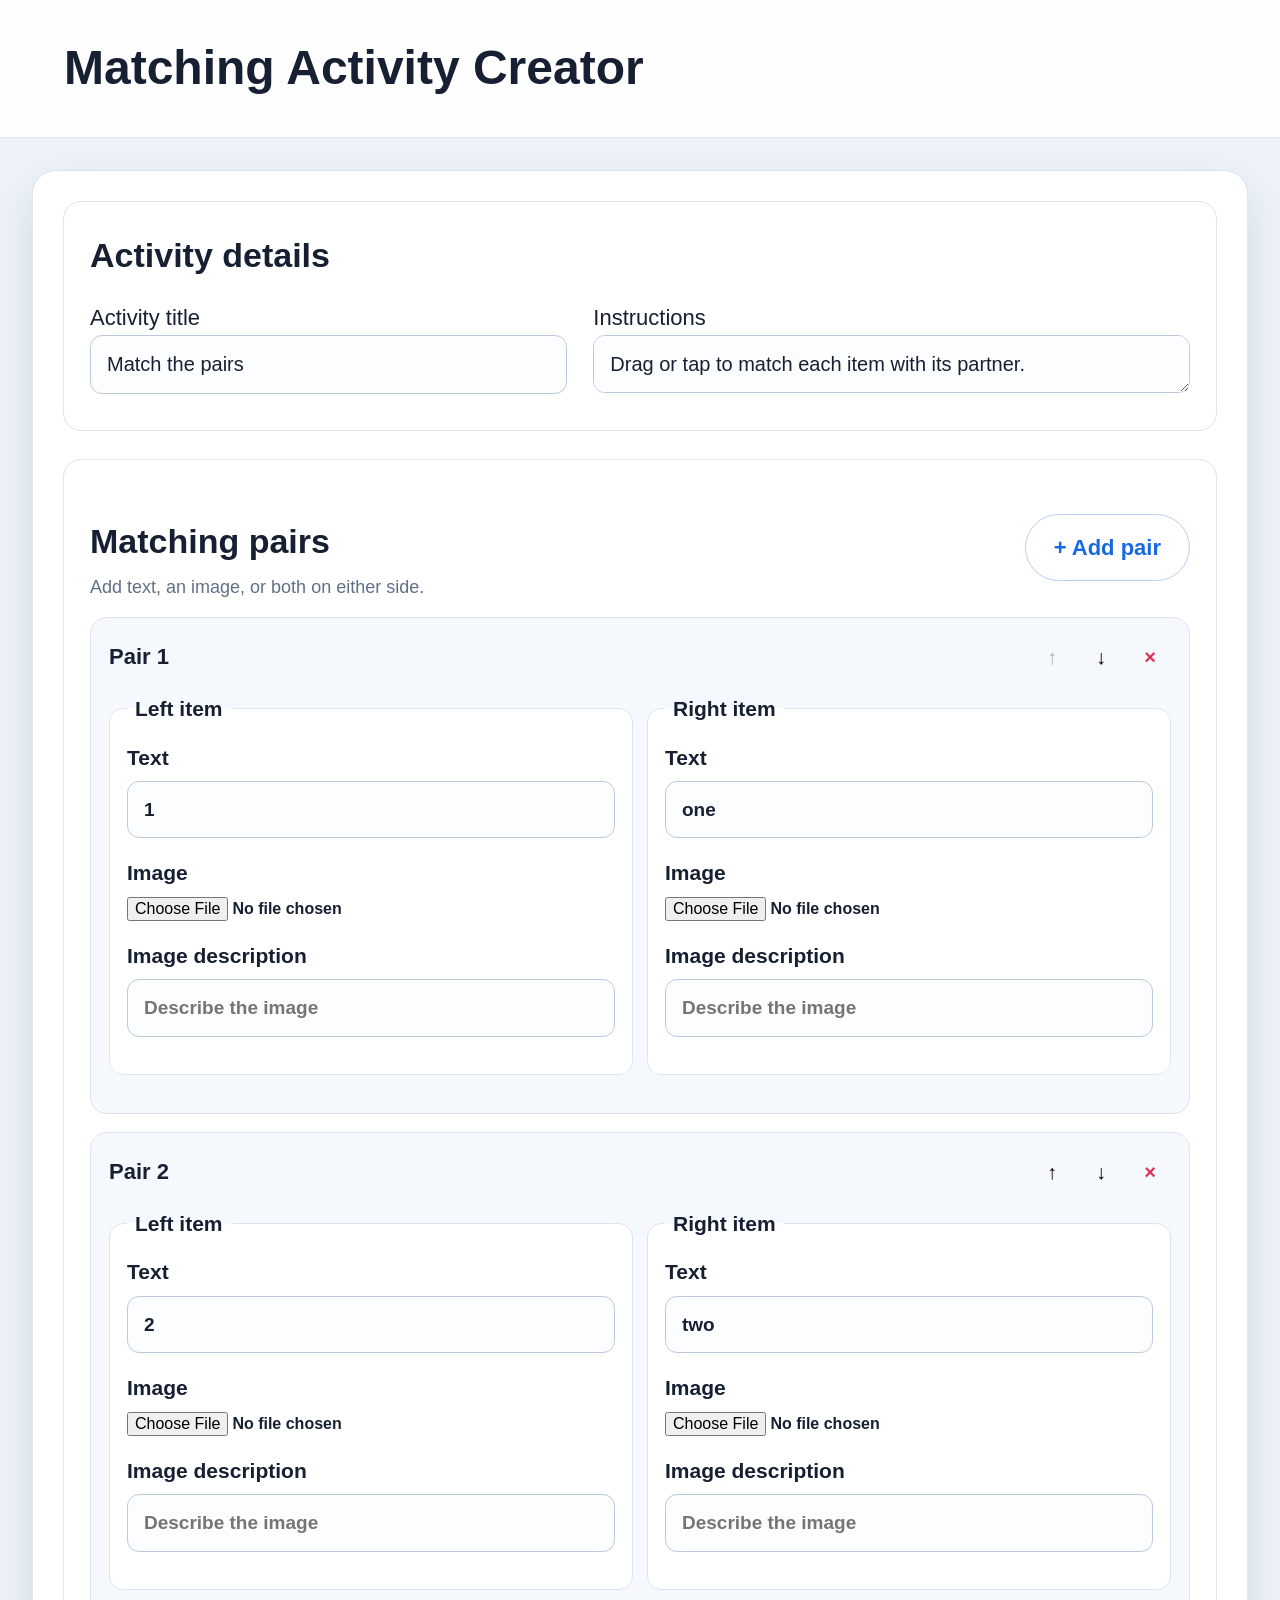
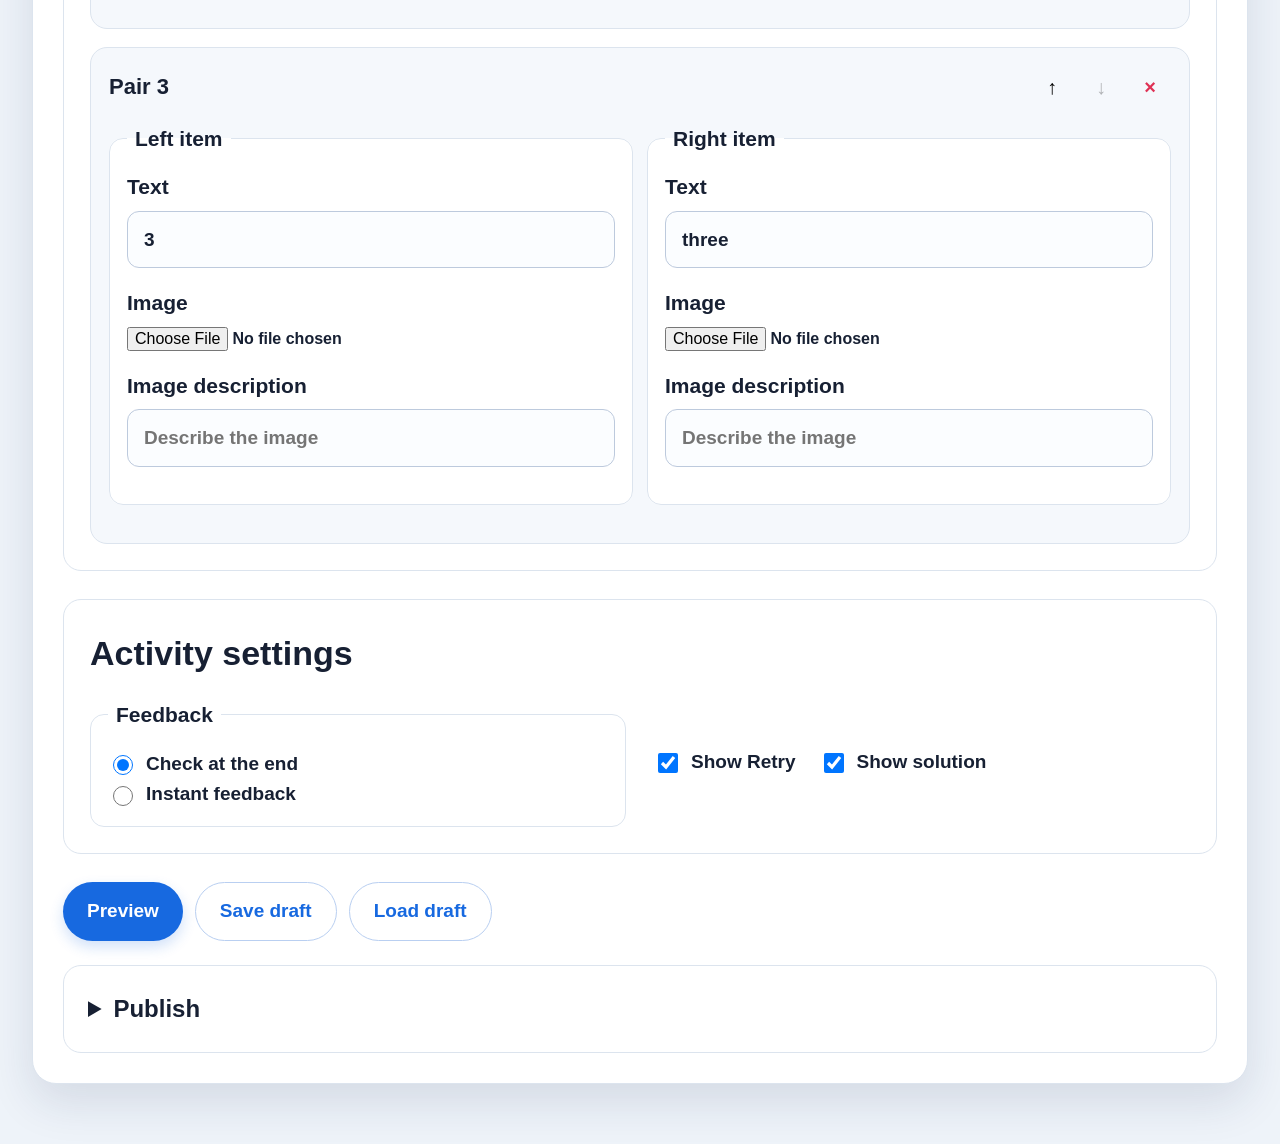
<file: index.html>
<!doctype html>
<html lang="en">
<head>
  <meta charset="utf-8">

  <meta
    name="viewport"
    content="width=device-width, initial-scale=1"
  >

  <meta
    name="description"
    content="Create interactive matching activities"
  >

  <title>Matching Activity Creator</title>

  <link rel="stylesheet" href="css/shared.css">
  <link rel="stylesheet" href="css/creator.css">
  <link rel="stylesheet" href="css/player.css">
</head>

<body>

  <header class="site-header">
    <div>
      <h1>Matching Activity Creator</h1>
    </div>

   
  </header>

  <main class="creator-layout">

    <section
      class="creator-panel"
      aria-labelledby="activityDetailsTitle"
    >

      <!-- Activity details -->

      <section class="creator-section">

        <h2 id="activityDetailsTitle">
          Activity details
        </h2>

        <label>
          Activity title

          <input
            id="activityTitle"
            type="text"
            value="Match the pairs"
          >
        </label>

        <label>
          Instructions

          <textarea
            id="instructions"
            rows="3"
          >Drag or tap to match each item with its partner.</textarea>
        </label>

      </section>


      <!-- Matching pairs -->

      <section class="creator-section">

        <div class="section-heading">

          <div>
            <h2>Matching pairs</h2>

            <p>
              Add text, an image, or both on either side.
            </p>
          </div>

          <button
            id="addPair"
            class="button button-secondary"
            type="button"
          >
            + Add pair
          </button>

        </div>

        <div
          id="pairList"
          class="pair-list"
        ></div>

      </section>


      <!-- Activity settings -->

      <section
        class="creator-section settings-section"
        aria-labelledby="settingsTitle"
      >

        <h2 id="settingsTitle">
          Activity settings
        </h2>

        <fieldset>

          <legend>Feedback</legend>

          <label class="inline">

            <input
              type="radio"
              name="feedbackMode"
              value="check"
              checked
            >

            Check at the end

          </label>

          <label class="inline">

            <input
              type="radio"
              name="feedbackMode"
              value="instant"
            >

            Instant feedback

          </label>

        </fieldset>

        <div class="toggle-grid">

          <label class="inline">

            <input
              id="allowRetry"
              type="checkbox"
              checked
            >

            Show Retry

          </label>

          <label class="inline">

            <input
              id="allowSolution"
              type="checkbox"
              checked
            >

            Show solution

          </label>

        </div>

      </section>


      <!-- Main actions -->

      <div class="creator-actions">

        <button
          id="previewButton"
          class="button"
          type="button"
        >
          Preview
        </button>

        <button
          id="saveDraft"
          class="button button-secondary"
          type="button"
        >
          Save draft
        </button>

        <button
          id="loadDraft"
          class="button button-secondary"
          type="button"
        >
          Load draft
        </button>

      </div>


      <!-- Publish -->

      <details class="export-panel">

        <summary>
          Publish
        </summary>

        <p class="notice">
          Download, share or embed your matching activity.
        </p>

        <div class="export-grid">

          <button
            id="downloadHtml"
            class="button"
            type="button"
          >
            Download HTML
          </button>

          <button
            id="downloadJson"
            class="button button-secondary"
            type="button"
          >
            Download JSON
          </button>

          <label class="button button-secondary file-button">

            Import JSON

            <input
              id="importJson"
              type="file"
              accept="application/json,.json"
              hidden
            >

          </label>

          <button
            id="makeLink"
            class="button button-secondary"
            type="button"
          >
            Create share link
          </button>

        </div>

        <label>
          Shareable link

          <textarea
            id="shareLink"
            rows="3"
            readonly
          ></textarea>
        </label>

        <label>
          Embed code

          <textarea
            id="embedCode"
            rows="4"
            readonly
          ></textarea>
        </label>

        <div class="qr-wrap">

          <img
            id="qrImage"
            alt="QR code for the activity"
            hidden
          >

          <p
            id="shareNotice"
            class="notice"
          ></p>

        </div>

      </details>

    </section>

  </main>


  <!-- Preview modal -->

  <div
    id="previewModal"
    class="preview-modal"
    role="dialog"
    aria-modal="true"
    aria-labelledby="previewTitle"
    hidden
  >

    <div
      id="previewBackdrop"
      class="preview-backdrop"
    ></div>

    <section class="preview-dialog">

      <header class="preview-dialog-header">

        <div>

          <p class="eyebrow">
            Learner view
          </p>

          <h2 id="previewTitle">
            Activity preview
          </h2>

        </div>

        <button
          id="closePreview"
          class="preview-close"
          type="button"
          aria-label="Close preview"
        >
          ×
        </button>

      </header>

      <div class="preview-dialog-body">

        <div
          id="previewRoot"
          class="activity-card"
        ></div>

      </div>

      <footer class="preview-dialog-footer">

        <button
          id="closePreviewButton"
          class="button button-secondary"
          type="button"
        >
          Close preview
        </button>

      </footer>

    </section>

  </div>


  <!-- Matching pair template -->

  <template id="pairTemplate">

    <article
      class="pair-editor"
    >

      <div class="pair-editor-top">



        <strong class="pair-number"></strong>

        <div class="pair-editor-buttons">

          <button
            class="move-up icon-button"
            type="button"
            aria-label="Move pair up"
          >
            ↑
          </button>

          <button
            class="move-down icon-button"
            type="button"
            aria-label="Move pair down"
          >
            ↓
          </button>

          <button
            class="delete-pair icon-button danger"
            type="button"
            aria-label="Delete pair"
          >
            ×
          </button>

        </div>

      </div>

      <div class="pair-sides">

        <fieldset class="side-editor">

          <legend>Left item</legend>

          <label>
            Text

            <input
              class="left-text"
              type="text"
            >
          </label>

<label>
  Image

  <input
    class="left-image"
    type="file"
    accept="image/*"
  >
</label>
</label>

          <label>
            Image description

            <input
              class="left-alt"
              type="text"
              placeholder="Describe the image"
            >
          </label>

          <img
            class="left-preview image-preview"
            alt=""
            hidden
          >

          <button
            class="remove-left-image text-button"
            type="button"
            hidden
          >
            Remove image
          </button>

        </fieldset>


        <fieldset class="side-editor">

          <legend>Right item</legend>

          <label>
            Text

            <input
              class="right-text"
              type="text"
            >
          </label>

<label>
  Image

  <input
    class="right-image"
    type="file"
    accept="image/*"
  >
</label>
</label>

          <label>
            Image description

            <input
              class="right-alt"
              type="text"
              placeholder="Describe the image"
            >
          </label>

          <img
            class="right-preview image-preview"
            alt=""
            hidden
          >

          <button
            class="remove-right-image text-button"
            type="button"
            hidden
          >
            Remove image
          </button>

        </fieldset>

      </div>

    </article>

  </template>


  <script src="js/matching-engine.js"></script>
  <script src="js/player.js"></script>
  <script src="js/storage.js"></script>
  <script src="js/export.js"></script>
  <script src="js/creator.js"></script>

</body>
</html>
</file>
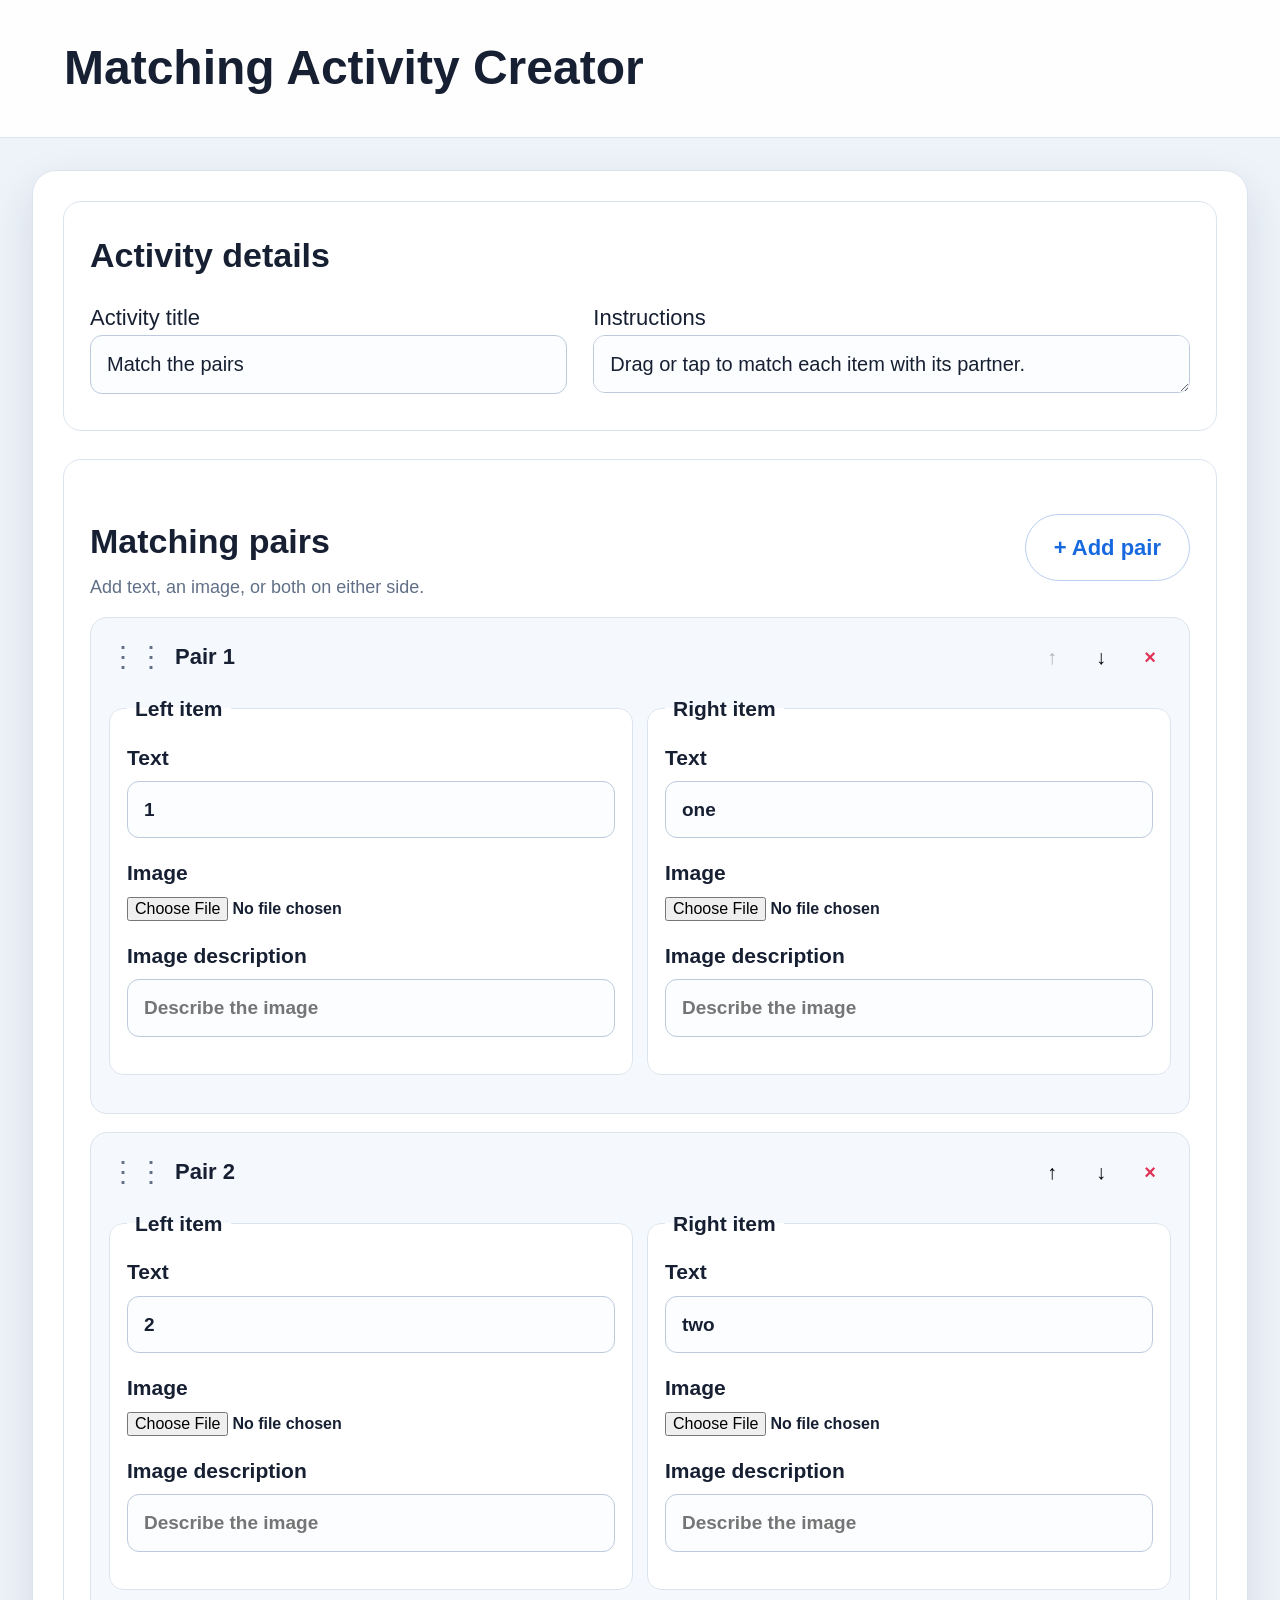
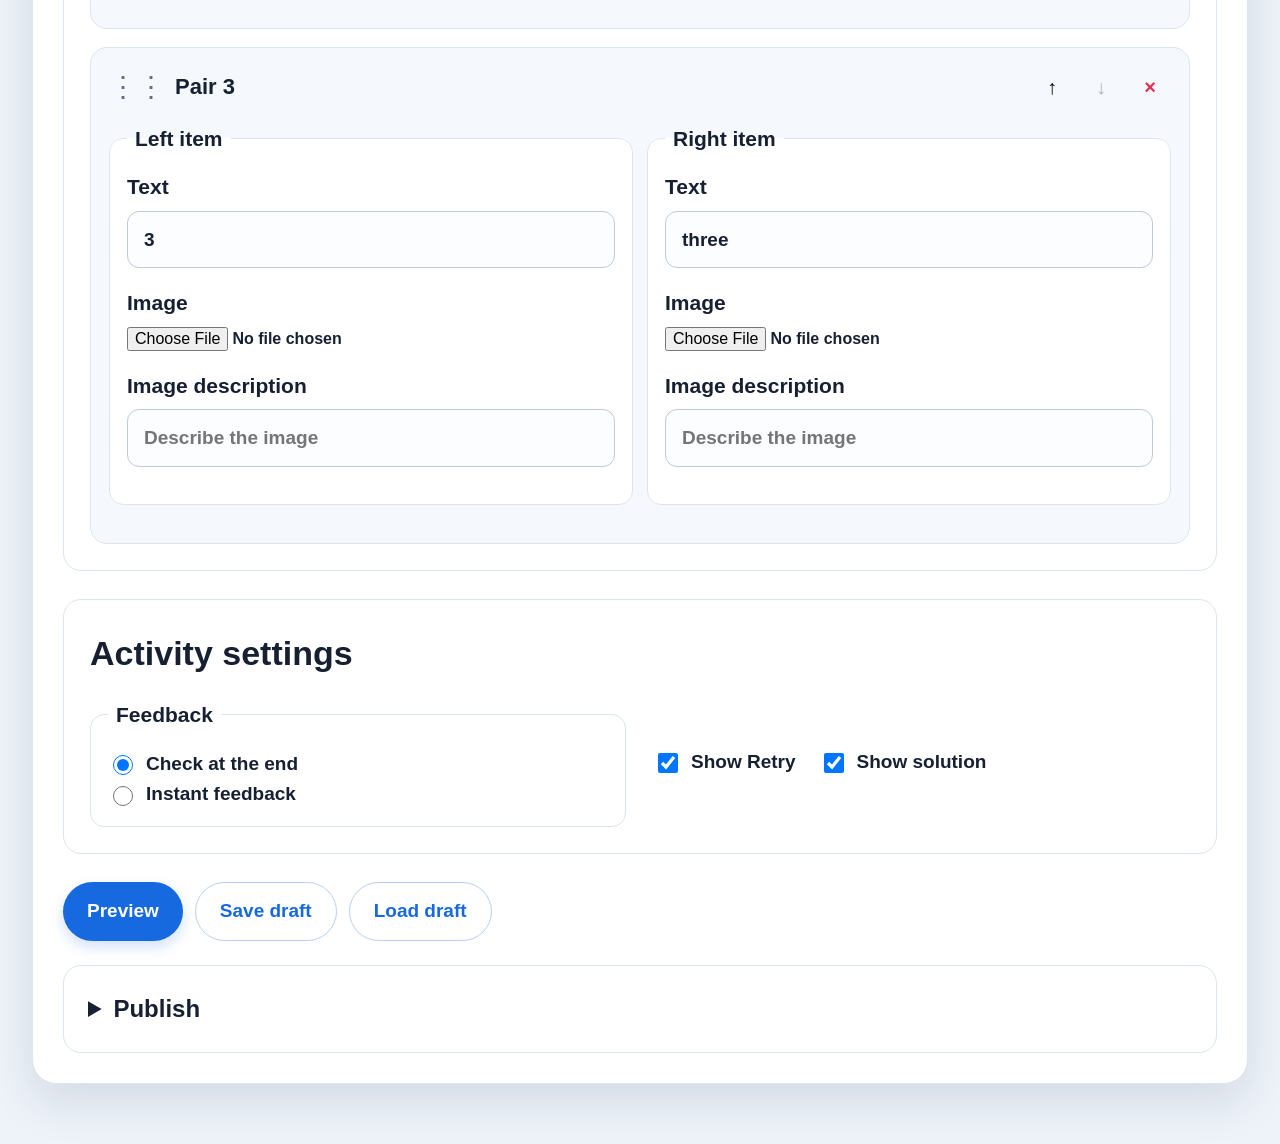
<file: creator.html>
<!doctype html>
<html lang="en">
<head>
  <meta charset="utf-8">

  <meta
    name="viewport"
    content="width=device-width, initial-scale=1"
  >

  <meta
    name="description"
    content="Create interactive matching activities"
  >

  <title>Matching Activity Creator</title>

  <link rel="stylesheet" href="css/shared.css">
  <link rel="stylesheet" href="css/creator.css">
  <link rel="stylesheet" href="css/player.css">
</head>

<body>

  <header class="site-header">
    <div>
      <h1>Matching Activity Creator</h1>
    </div>

   
  </header>

  <main class="creator-layout">

    <section
      class="creator-panel"
      aria-labelledby="activityDetailsTitle"
    >

      <!-- Activity details -->

      <section class="creator-section">

        <h2 id="activityDetailsTitle">
          Activity details
        </h2>

        <label>
          Activity title

          <input
            id="activityTitle"
            type="text"
            value="Match the pairs"
          >
        </label>

        <label>
          Instructions

          <textarea
            id="instructions"
            rows="3"
          >Drag or tap to match each item with its partner.</textarea>
        </label>

      </section>


      <!-- Matching pairs -->

      <section class="creator-section">

        <div class="section-heading">

          <div>
            <h2>Matching pairs</h2>

            <p>
              Add text, an image, or both on either side.
            </p>
          </div>

          <button
            id="addPair"
            class="button button-secondary"
            type="button"
          >
            + Add pair
          </button>

        </div>

        <div
          id="pairList"
          class="pair-list"
        ></div>

      </section>


      <!-- Activity settings -->

      <section
        class="creator-section settings-section"
        aria-labelledby="settingsTitle"
      >

        <h2 id="settingsTitle">
          Activity settings
        </h2>

        <fieldset>

          <legend>Feedback</legend>

          <label class="inline">

            <input
              type="radio"
              name="feedbackMode"
              value="check"
              checked
            >

            Check at the end

          </label>

          <label class="inline">

            <input
              type="radio"
              name="feedbackMode"
              value="instant"
            >

            Instant feedback

          </label>

        </fieldset>

        <div class="toggle-grid">

          <label class="inline">

            <input
              id="allowRetry"
              type="checkbox"
              checked
            >

            Show Retry

          </label>

          <label class="inline">

            <input
              id="allowSolution"
              type="checkbox"
              checked
            >

            Show solution

          </label>

        </div>

      </section>


      <!-- Main actions -->

      <div class="creator-actions">

        <button
          id="previewButton"
          class="button"
          type="button"
        >
          Preview
        </button>

        <button
          id="saveDraft"
          class="button button-secondary"
          type="button"
        >
          Save draft
        </button>

        <button
          id="loadDraft"
          class="button button-secondary"
          type="button"
        >
          Load draft
        </button>

      </div>


      <!-- Publish -->

      <details class="export-panel">

        <summary>
          Publish
        </summary>

        <p class="notice">
          Download, share or embed your matching activity.
        </p>

        <div class="export-grid">

          <button
            id="downloadHtml"
            class="button"
            type="button"
          >
            Download HTML
          </button>

          <button
            id="downloadJson"
            class="button button-secondary"
            type="button"
          >
            Download JSON
          </button>

          <label class="button button-secondary file-button">

            Import JSON

            <input
              id="importJson"
              type="file"
              accept="application/json,.json"
              hidden
            >

          </label>

          <button
            id="makeLink"
            class="button button-secondary"
            type="button"
          >
            Create share link
          </button>

        </div>

        <label>
          Shareable link

          <textarea
            id="shareLink"
            rows="3"
            readonly
          ></textarea>
        </label>

        <label>
          Embed code

          <textarea
            id="embedCode"
            rows="4"
            readonly
          ></textarea>
        </label>

        <div class="qr-wrap">

          <img
            id="qrImage"
            alt="QR code for the activity"
            hidden
          >

          <p
            id="shareNotice"
            class="notice"
          ></p>

        </div>

      </details>

    </section>

  </main>


  <!-- Preview modal -->

  <div
    id="previewModal"
    class="preview-modal"
    role="dialog"
    aria-modal="true"
    aria-labelledby="previewTitle"
    hidden
  >

    <div
      id="previewBackdrop"
      class="preview-backdrop"
    ></div>

    <section class="preview-dialog">

      <header class="preview-dialog-header">

        <div>

          <p class="eyebrow">
            Learner view
          </p>

          <h2 id="previewTitle">
            Activity preview
          </h2>

        </div>

        <button
          id="closePreview"
          class="preview-close"
          type="button"
          aria-label="Close preview"
        >
          ×
        </button>

      </header>

      <div class="preview-dialog-body">

        <div
          id="previewRoot"
          class="activity-card"
        ></div>

      </div>

      <footer class="preview-dialog-footer">

        <button
          id="closePreviewButton"
          class="button button-secondary"
          type="button"
        >
          Close preview
        </button>

      </footer>

    </section>

  </div>


  <!-- Matching pair template -->

  <template id="pairTemplate">

    <article
      class="pair-editor"
      draggable="true"
    >

      <div class="pair-editor-top">

        <span
          class="drag-handle"
          aria-hidden="true"
        >
          ⋮⋮
        </span>

        <strong class="pair-number"></strong>

        <div class="pair-editor-buttons">

          <button
            class="move-up icon-button"
            type="button"
            aria-label="Move pair up"
          >
            ↑
          </button>

          <button
            class="move-down icon-button"
            type="button"
            aria-label="Move pair down"
          >
            ↓
          </button>

          <button
            class="delete-pair icon-button danger"
            type="button"
            aria-label="Delete pair"
          >
            ×
          </button>

        </div>

      </div>

      <div class="pair-sides">

        <fieldset class="side-editor">

          <legend>Left item</legend>

          <label>
            Text

            <input
              class="left-text"
              type="text"
            >
          </label>

          <label>
            Image

            <input
              class="left-image"
              type="file"
              accept="image/*"
            >
          </label>

          <label>
            Image description

            <input
              class="left-alt"
              type="text"
              placeholder="Describe the image"
            >
          </label>

          <img
            class="left-preview image-preview"
            alt=""
            hidden
          >

          <button
            class="remove-left-image text-button"
            type="button"
            hidden
          >
            Remove image
          </button>

        </fieldset>


        <fieldset class="side-editor">

          <legend>Right item</legend>

          <label>
            Text

            <input
              class="right-text"
              type="text"
            >
          </label>

          <label>
            Image

            <input
              class="right-image"
              type="file"
              accept="image/*"
            >
          </label>

          <label>
            Image description

            <input
              class="right-alt"
              type="text"
              placeholder="Describe the image"
            >
          </label>

          <img
            class="right-preview image-preview"
            alt=""
            hidden
          >

          <button
            class="remove-right-image text-button"
            type="button"
            hidden
          >
            Remove image
          </button>

        </fieldset>

      </div>

    </article>

  </template>


  <script src="js/matching-engine.js"></script>
  <script src="js/player.js"></script>
  <script src="js/storage.js"></script>
  <script src="js/export.js"></script>
  <script src="js/creator.js"></script>

</body>
</html>
</file>
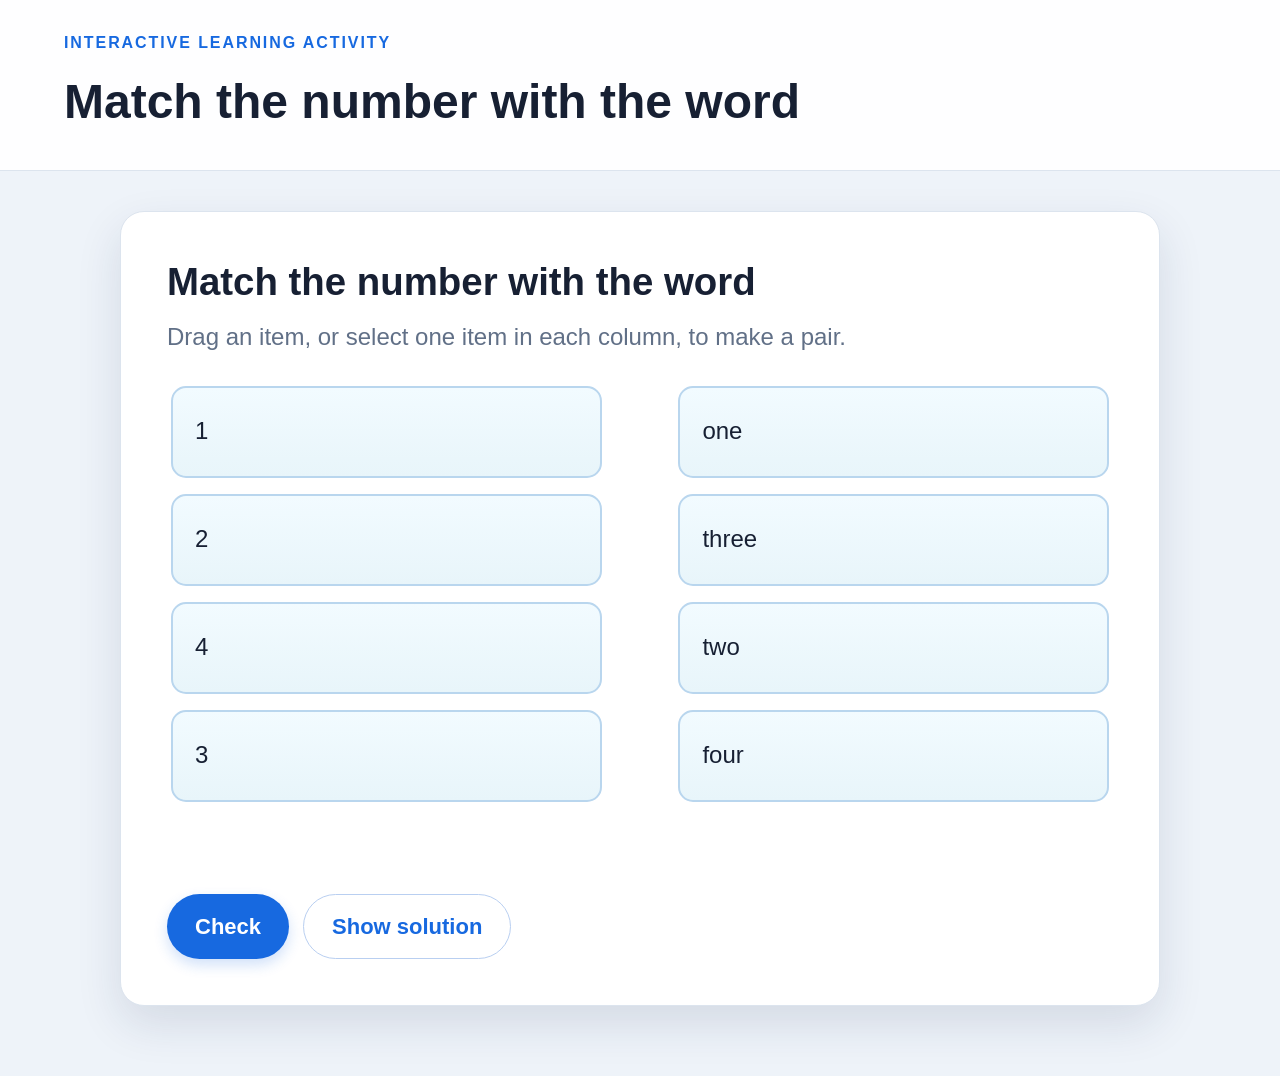
<file: player.html>
<!doctype html>
<html lang="en">
<head>
  <meta charset="utf-8">
  <meta name="viewport" content="width=device-width, initial-scale=1">
  <meta name="description" content="Interactive matching activity">

  <title>Matching Activity</title>

  <link rel="stylesheet" href="css/shared.css">
  <link rel="stylesheet" href="css/player.css">
</head>

<body>

  <header class="site-header">
    <div>
      <p class="eyebrow">Interactive learning activity</p>
      <h1 id="pageTitle">Matching Activity</h1>
    </div>
  </header>

  <main class="page-shell">
    <div
      id="activityRoot"
      class="activity-card"
      aria-live="polite"
    ></div>
  </main>

  <script src="js/matching-engine.js"></script>
  <script src="js/player.js"></script>

</body>
</html>
</file>
<file: css/shared.css>
:root {
  --ink: #172033;
  --muted: #617087;
  --line: #dce4ee;
  --surface: #ffffff;
  --soft: #f5f8fc;
  --brand: #1769e0;
  --brand-dark: #0f52b7;
  --success: #159a78;
  --danger: #df3154;
  --shadow: 0 18px 45px rgba(26, 45, 80, 0.12);

  font-family: "Century Gothic", Arial, sans-serif;
  color: var(--ink);
  background: #eef3f9;
}

* {
  box-sizing: border-box;
}

body {
  margin: 0;
  min-height: 100vh;
  font-family: "Century Gothic", Arial, sans-serif;
  font-size: 22px;
  line-height: 1.6;
  color: var(--ink);
  background: #eef3f9;
}

button,
input,
textarea {
  font: inherit;
}

button {
  cursor: pointer;
}

.site-header {
  display: flex;
  align-items: center;
  justify-content: space-between;
  gap: 24px;
  padding: 30px clamp(24px, 5vw, 72px);
  background: rgba(255, 255, 255, 0.9);
  border-bottom: 1px solid var(--line);
  backdrop-filter: blur(12px);
}

h1,
h2,
p {
  margin-top: 0;
}

h1 {
  margin-bottom: 0;
  font-size: clamp(2.2rem, 4vw, 3rem);   /* about 48px on desktop */
  font-weight: 700;
}

h2 {
  margin-bottom: 16px;
  font-size: 34px;
}

.eyebrow {
  margin-bottom: 8px;
  color: var(--brand);
  font-weight: 700;
  text-transform: uppercase;
  letter-spacing: 0.12em;
  font-size: 16px;
}

.button {
  display: inline-flex;
  align-items: center;
  justify-content: center;

  border: 0;
  border-radius: 999px;

  background: var(--brand);
  color: white;

  padding: 15px 28px;
  font-size: 22px;
  font-weight: 700;

  text-decoration: none;
  box-shadow: 0 6px 14px rgba(23, 105, 224, 0.2);
}

.button:hover {
  background: var(--brand-dark);
}

.button:focus-visible,
.match-item:focus-visible,
input:focus-visible,
textarea:focus-visible,
summary:focus-visible {
  outline: 4px solid rgba(23, 105, 224, 0.25);
  outline-offset: 2px;
}

.button-secondary {
  background: white;
  color: var(--brand);
  border: 1px solid #b9cff1;
  box-shadow: none;
}

.button-secondary:hover {
  background: #edf4ff;
}

.page-shell {
  width: min(1040px, calc(100% - 32px));
  margin: 40px auto 70px;
}

.activity-card,
.creator-panel,
.preview-panel {
  background: var(--surface);
  border: 1px solid var(--line);
  border-radius: 24px;
  box-shadow: var(--shadow);
}

.notice {
  color: var(--muted);
  font-size: 18px;
}

.danger {
  color: var(--danger);
}

@media (max-width: 640px) {

  body {
    font-size: 20px;
  }

  .site-header {
    flex-direction: column;
    align-items: flex-start;
    padding: 20px;
  }

  .site-header .button {
    width: 100%;
  }

  h1 {
    font-size: 38px;
  }

  h2 {
    font-size: 28px;
  }

  .button {
    font-size: 20px;
  }

  .page-shell {
    width: min(calc(100% - 20px), 1040px);
    margin-top: 16px;
  }
}
</file>
<file: css/creator.css>
.creator-layout {
  display: block;
  width: calc(100% - 64px);
  max-width: 1600px;
  margin: 32px auto 60px;
}

.creator-panel,
.preview-panel {
  padding: 32px;
}

.preview-panel {
  position: sticky;
  top: 18px;
}
.site-header {
  justify-content: flex-start;
}
/* Main labels */

.creator-panel > label,
.export-panel label,
.side-editor label {
  display: grid;
  gap: 9px;

  margin-bottom: 20px;

  font-family: "Century Gothic", Arial, sans-serif;
  font-size: 21px;
  font-weight: 700;
  line-height: 1.4;
}

/* Text inputs and text areas */

.creator-panel input[type="text"],
.creator-panel textarea {
  width: 100%;

  border: 1px solid #bdcadd;
  border-radius: 12px;

  padding: 14px 16px;

  background: #fbfdff;
  color: var(--ink);

  font-family: "Century Gothic", Arial, sans-serif;
  font-size: 20px;
  line-height: 1.45;
}

.creator-panel textarea {
  resize: vertical;
  min-height: 110px;
}

/* Fieldsets */

.creator-panel fieldset {
  margin: 0 0 20px;
  padding: 17px;

  border: 1px solid var(--line);
  border-radius: 14px;
}

.creator-panel legend {
  padding: 0 8px;

  font-family: "Century Gothic", Arial, sans-serif;
  font-size: 21px;
  font-weight: 800;
}

/* Radio and checkbox rows */

.inline {
  display: flex !important;
  align-items: center;
  gap: 10px;

  margin: 0 !important;

  font-size: 19px !important;
  font-weight: 650 !important;
}

.inline input[type="radio"],
.inline input[type="checkbox"] {
  width: 20px;
  height: 20px;
}

/* Settings toggles */

.toggle-grid {
  display: flex;
  gap: 24px;

  margin-bottom: 26px;
}

/* Section heading */

.section-heading {
  display: flex;
  align-items: flex-start;
  justify-content: space-between;
  gap: 18px;

  margin: 28px 0 16px;
}

.section-heading h2,
.section-heading h3 {
  margin-bottom: 6px;
}

.section-heading p {
  margin-bottom: 0;

  color: var(--muted);

  font-size: 18px;
  line-height: 1.5;
}

/* Pair list */

.pair-list {
  display: grid;
  gap: 18px;
}

.pair-editor {
  padding: 18px;

  border: 1px solid var(--line);
  border-radius: 17px;

  background: var(--soft);
}

.pair-editor.dragging {
  opacity: 0.5;
}

.pair-editor-top {
  display: flex;
  align-items: center;
  gap: 10px;

  margin-bottom: 14px;
}

.drag-handle {
  color: var(--muted);

  font-size: 28px;
  line-height: 1;
}

.pair-editor-buttons {
  display: flex;
  gap: 7px;

  margin-left: auto;
}

/* Buttons */

.icon-button,
.text-button {
  border: 0;
  background: transparent;

  font-family: "Century Gothic", Arial, sans-serif;
  font-weight: 800;
}

.icon-button {
  width: 42px;
  height: 42px;

  border-radius: 10px;

  font-size: 20px;
}

.icon-button:hover {
  background: #e4ebf4;
}

.text-button {
  padding: 0;

  color: var(--brand);

  font-size: 18px;
}
.text-button {
  margin-top: 10px;

  padding: 0;

  border: 0;

  background: none;

  color: #d43b3b;

  font-weight: 600;

  cursor: pointer;
}

.text-button:hover {
  text-decoration: underline;
}

/* Pair sides */

.pair-sides {
  display: grid;
  grid-template-columns: 1fr 1fr;
  gap: 14px;
}

.side-editor {
  padding: 16px;

  border-radius: 14px;

  background: #ffffff;
}

.side-editor input[type="text"] {
  font-size: 19px;
}

.side-editor input[type="file"] {
  max-width: 100%;

  font-family: "Century Gothic", Arial, sans-serif;
  font-size: 16px;
}

/* Image preview */

.image-preview {
  width: 100%;
  height: 140px;

  margin-bottom: 10px;

  object-fit: cover;

  border-radius: 10px;
}
/* Main creator actions */

.creator-actions,
.export-grid {
  display: flex;
  flex-wrap: wrap;
  gap: 12px;

  margin-top: 24px;
}

.creator-actions .button,
.export-grid .button {
  min-height: 54px;
  padding: 13px 24px;

  font-size: 19px;
}

/* Export area */

.export-panel {
  margin-top: 28px;
  padding-top: 22px;

  border-top: 1px solid var(--line);
}

.export-panel summary {
  cursor: pointer;

  font-family: "Century Gothic", Arial, sans-serif;
  font-size: 24px;
  font-weight: 800;
}

.export-panel[open] summary {
  margin-bottom: 20px;
}

.export-panel input[type="text"],
.export-panel textarea {
  font-size: 18px;
}

/* QR code */

.qr-wrap {
  text-align: center;
}

.qr-wrap img {
  width: 230px;
  max-width: 100%;

  padding: 12px;

  border: 1px solid var(--line);
  border-radius: 12px;

  background: #ffffff;
}

/* Custom file button */

.file-button {
  cursor: pointer;
}

.file-button input {
  display: none;
}

/* Tablet */

@media (max-width: 1050px) {
  .creator-layout {
    grid-template-columns: 1fr;
  }

  .preview-panel {
    position: static;
  }
}

/* Smartphone */

@media (max-width: 620px) {
  .creator-layout {
    width: calc(100% - 16px);
    margin-top: 12px;
  }

  .creator-panel,
  .preview-panel {
    padding: 18px;
    border-radius: 18px;
  }

  .creator-panel > label,
  .export-panel label,
  .side-editor label {
    font-size: 18px;
  }

  .creator-panel input[type="text"],
  .creator-panel textarea {
    padding: 12px;
    font-size: 18px;
  }

  .creator-panel legend {
    font-size: 19px;
  }

  .inline {
    font-size: 17px !important;
  }

  .pair-sides {
    grid-template-columns: 1fr;
  }

  .toggle-grid {
    flex-direction: column;
    gap: 12px;
  }

  .section-heading {
    flex-direction: column;
  }

  .section-heading p {
    font-size: 17px;
  }

  .pair-editor {
    padding: 14px;
  }

  .side-editor {
    padding: 13px;
  }

  .creator-actions .button,
  .export-grid .button {
    flex: 1 1 150px;
    font-size: 17px;
  }

  .export-panel summary {
    font-size: 21px;
  }
}
/* =====================================================
   FULL-WIDTH CREATOR LAYOUT
   Keep this section at the bottom of creator.css
   ===================================================== */

.creator-layout {
  display: block;
  width: calc(100% - 64px);
  max-width: 1600px;
  margin: 32px auto 60px;
}

.creator-panel {
  width: 100%;
  max-width: none;
  padding: 30px;
}

.preview-panel {
  display: none;
}

/* Each main creator section */

.creator-section {
  width: 100%;
  margin-bottom: 28px;
  padding: 26px;

  border: 1px solid var(--line);
  border-radius: 18px;

  background: #ffffff;
}

/* Activity title and instructions side by side */

.creator-section:first-child {
  display: grid;
  grid-template-columns: minmax(280px, 1fr) minmax(400px, 1.25fr);
  gap: 18px 26px;
}

.creator-section:first-child h2 {
  grid-column: 1 / -1;
  margin: 0;
}

.creator-section:first-child label {
  margin-bottom: 0;
}

.creator-section:first-child textarea {
  min-height: 58px;
  height: 58px;
}

/* Matching-pair area */

.pair-list {
  width: 100%;
}

.pair-editor {
  width: 100%;
}

.pair-sides {
  grid-template-columns: minmax(0, 1fr) minmax(0, 1fr);
}

/* Make the contents inside each pair use the width better */

.side-editor {
  min-width: 0;
}

.side-editor label {
  width: 100%;
}

/* Settings across the available width */

.settings-section {
  display: grid;
  grid-template-columns: minmax(300px, 1fr) minmax(300px, 1fr);
  gap: 18px 28px;

  margin-top: 0;
  padding-top: 26px;

  border-top: 1px solid var(--line);
}

.settings-section h2 {
  grid-column: 1 / -1;
  margin: 0;
}

.settings-section fieldset,
.settings-section .toggle-grid {
  margin: 0;
}

/* Action buttons */

.creator-actions {
  width: 100%;
  margin-top: 20px;
}

/* Publish area */

.export-panel {
  width: 100%;
  margin-top: 24px;
  padding: 24px;

  border: 1px solid var(--line);
  border-radius: 18px;

  background: #ffffff;
}

/* Tablet */

@media (max-width: 1000px) {
  .creator-layout {
    width: calc(100% - 32px);
  }

  .creator-section:first-child {
    grid-template-columns: 1fr;
  }

  .creator-section:first-child h2 {
    grid-column: auto;
  }

  .settings-section {
    grid-template-columns: 1fr;
  }

  .settings-section h2 {
    grid-column: auto;
  }
}

/* Smartphone */

@media (max-width: 620px) {
  .creator-layout {
    width: calc(100% - 16px);
    margin-top: 14px;
  }

  .creator-panel {
    padding: 0;
    background: transparent;
    box-shadow: none;
  }

  .creator-section,
  .export-panel {
    padding: 18px;
    border-radius: 16px;
  }

  .pair-sides {
    grid-template-columns: 1fr;
  }
}
</file>
<file: css/player.css>
.activity-card {
  padding: clamp(22px, 4vw, 46px);
}

.activity-header {
  margin-bottom: 26px;
}

.activity-header h2 {
  margin-bottom: 12px;

  font-size: clamp(32px, 3vw, 42px);
  line-height: 1.25;
}

.activity-instructions {
  color: var(--muted);

  font-size: 24px;
  line-height: 1.55;
}

/* Phone orientation suggestion */

.orientation-notice {
  display: none;

  margin: 0 0 18px;
  padding: 12px 16px;

  border: 1px solid #bdd8f0;
  border-radius: 12px;

  background: #edf8ff;
  color: #28475f;

  font-size: 17px;
  font-weight: 700;
}

/* Board */


.match-board-scroll {
  width: 100%;
  overflow-x: auto;
  padding: 4px 4px 14px;
}

.match-board {
  width: 100%;
}

.unmatched-grid {
  display: grid;
  grid-template-columns:
    minmax(0,1fr)
    minmax(0,1fr);

  gap: clamp(30px,6vw,80px);
}

.match-area {
  min-width: 0;
}

.match-column {
  display: grid;
  align-content: start;
  gap: 16px;
}

.matched-area {
  margin-top: 18px;
}

.matched-area[hidden] {
  display:none;
}

.matched-pairs {
  display:grid;
  gap:16px;
}

/* Unmatched cards */

.match-item {
  position: relative;

  display: flex;
  align-items: center;
  gap: 16px;

  width: 100%;
  min-height: 92px;
  padding: 18px 22px;

  border: 2px solid #b9d6ee;
  border-radius: 15px;

  background:
    linear-gradient(
      180deg,
      #f2fbff,
      #e8f5fa
    );

  color: var(--ink);

  font-family:
    "Century Gothic",
    Arial,
    sans-serif;

  font-size: 24px;
  font-weight: 500;
  line-height: 1.35;
  text-align: left;

  cursor: pointer;

  transition:
    transform 0.18s ease,
    box-shadow 0.18s ease,
    border-color 0.18s ease,
    background 0.18s ease;

  touch-action: none;
  user-select: none;
  -webkit-user-select: none;
}

.match-item:hover {
  transform: translateY(-2px);

  box-shadow:
    0 9px 20px
    rgba(26, 76, 120, 0.12);
}

.match-item.selected {
  border-color: var(--brand);

  background: #dff2ff;

  box-shadow:
    0 0 0 5px
    rgba(23, 105, 224, 0.14);
}

.match-item.dragging {
  opacity: 0.42;
}

.match-item.drag-over {
  border-color: var(--success);

  box-shadow:
    0 0 0 5px
    rgba(21, 154, 120, 0.15);
}

.match-item img,
.matched-half img,
.result-content img {
  width: 78px;
  height: 68px;

  flex: 0 0 auto;

  object-fit: cover;

  border-radius: 9px;

  background: #ffffff;
}

.item-text {
  min-width: 0;
  overflow-wrap: anywhere;
}

/* Connected centre area */

/* Matched rows */

.matched-pair{
  position:relative;

  display:grid;
  grid-template-columns:1fr 1fr;

  width:100%;
  min-height:92px;

  padding:0;

  border:0;
  border-radius:15px;

  background:none;

  cursor:pointer;

  filter:drop-shadow(
    0 8px 16px rgba(0,0,0,.12)
  );

  transition:.18s;
}

.matched-pair:hover{
  transform:translateY(-2px);
}

.matched-half{

  position:relative;

  display:flex;
  align-items:center;
  gap:16px;

  min-height:92px;

  padding:18px 22px;

  border:2px solid #b9d6ee;

  background:linear-gradient(
    180deg,
    #f2fbff,
    #e8f5fa
  );
}

.matched-left{

  border-right:none;

  border-radius:15px 0 0 15px;
}

.matched-right{

  border-left:none;

  border-radius:0 15px 15px 0;

  padding-left:42px;
}

.matched-left::after{

  content:"";

  position:absolute;

  top:50%;
  right:-20px;

  width:40px;
  height:40px;

  border-radius:50%;

  border:2px solid #b9d6ee;

  border-left:none;

  background:#edfaff;

  transform:translateY(-50%);
}

.matched-right::before{

  content:"";

  position:absolute;

  left:-1px;
  top:50%;

  width:24px;
  height:44px;

  background:white;

  border-radius:0 22px 22px 0;

  transform:translateY(-50%);
}
/* Feedback */

.status-message {
  min-height: 32px;
  margin-top: 20px;

  font-size: 22px;
  font-weight: 800;
}

.activity-actions {
  display: flex;
  flex-wrap: wrap;
  gap: 14px;

  margin-top: 26px;
}

.activity-actions .button {
  min-height: 58px;
  padding: 14px 28px;

  font-size: 22px;
}

.activity-actions .button[hidden] {
  display: none;
}

/* Results */

.results-list {
  display: grid;
  gap: 16px;
}

.result-row {
  display: grid;
  grid-template-columns: 1fr 84px 1fr;
  align-items: stretch;

  min-height: 104px;

  overflow: hidden;

  border-radius: 16px;

  color: #ffffff;
}

.result-row.correct {
  background:
    linear-gradient(
      135deg,
      #49c3a4,
      #24a882
    );
}

.result-row.incorrect {
  background:
    linear-gradient(
      135deg,
      #f04563,
      #d91d48
    );
}

.result-content {
  display: flex;
  align-items: center;
  gap: 14px;

  padding: 20px 24px;

  font-family:
    "Century Gothic",
    Arial,
    sans-serif;

  font-size: 25px;
  font-weight: 500;
  line-height: 1.4;
}

.result-mark {
  display: flex;
  align-items: center;
  justify-content: center;

  border-left:
    1px solid
    rgba(255, 255, 255, 0.18);

  border-right:
    1px solid
    rgba(255, 255, 255, 0.18);

  background:
    rgba(255, 255, 255, 0.08);

  font-size: 42px;
  font-weight: 900;
}

.score-wrap {
  display: flex;
  align-items: center;
  gap: 18px;

  margin-top: 30px;
}

.score-track {
  flex: 1;

  min-width: 120px;
  height: 20px;

  overflow: hidden;

  border-radius: 999px;

  background: #dfe5eb;
}

.score-fill {
  height: 100%;

  background: var(--success);

  transition: width 0.35s ease;
}

.score-text {
  font-size: 30px;
  font-weight: 900;
}

/* Animation */

.flash-wrong {
  animation: wrongFlash 0.72s ease;
}

.flash-correct {
  animation: correctFlash 0.72s ease;
}

@keyframes wrongFlash {
  0%,
  100% {
    background:
      linear-gradient(
        180deg,
        #f2fbff,
        #e8f5fa
      );
  }

  50% {
    background: #ffdbe2;
    border-color: var(--danger);
  }
}

@keyframes correctFlash {
  0%,
  100% {
    background:
      linear-gradient(
        180deg,
        #f2fbff,
        #e8f5fa
      );
  }

  50% {
    background: #d8f6ed;
    border-color: var(--success);
  }
}

/* Accessibility helper */

.visually-hidden {
  position: absolute;

  width: 1px;
  height: 1px;
  padding: 0;
  margin: -1px;

  overflow: hidden;

  clip: rect(0, 0, 0, 0);
  white-space: nowrap;

  border: 0;
}

/* Tablet */

@media (max-width: 900px) {
  .activity-card {
    padding: 22px;
  }

  .match-board {
    grid-template-columns:
      minmax(190px, 1fr)
      minmax(330px, 1.25fr)
      minmax(190px, 1fr);

    min-width: 780px;
  }

  .match-item {
    min-height: 82px;
    padding: 14px;

    font-size: 20px;
  }

  .matched-pair {
    font-size: 18px;
  }

  .matched-half {
    min-height: 82px;
    padding: 12px 14px;
  }

  .matched-right {
    padding-left: 28px;
  }

  .match-item img,
  .matched-half img {
    width: 64px;
    height: 58px;
  }
}

/* Phones remain horizontal */

@media (max-width: 700px) {
  .activity-card {
    padding: 18px;
  }

  .activity-header h2 {
    font-size: 30px;
  }

  .activity-instructions {
    font-size: 20px;
  }

  .orientation-notice {
    display: block;
  }

  .match-board {
    min-width: 760px;
  }

  .result-row {
    grid-template-columns:
      1fr 56px 1fr;
  }

  .result-content {
    padding: 14px;

    font-size: 19px;

    flex-direction: column;
    align-items: flex-start;
  }

  .result-content img {
    width: 100%;
    height: 100px;
  }

  .result-mark {
    font-size: 30px;
  }

  .score-text {
    font-size: 26px;
  }
}

/* Hide orientation message in landscape */

@media (
  max-width: 900px
) and (
  orientation: landscape
) {
  .orientation-notice {
    display: none;
  }
}
</file>
